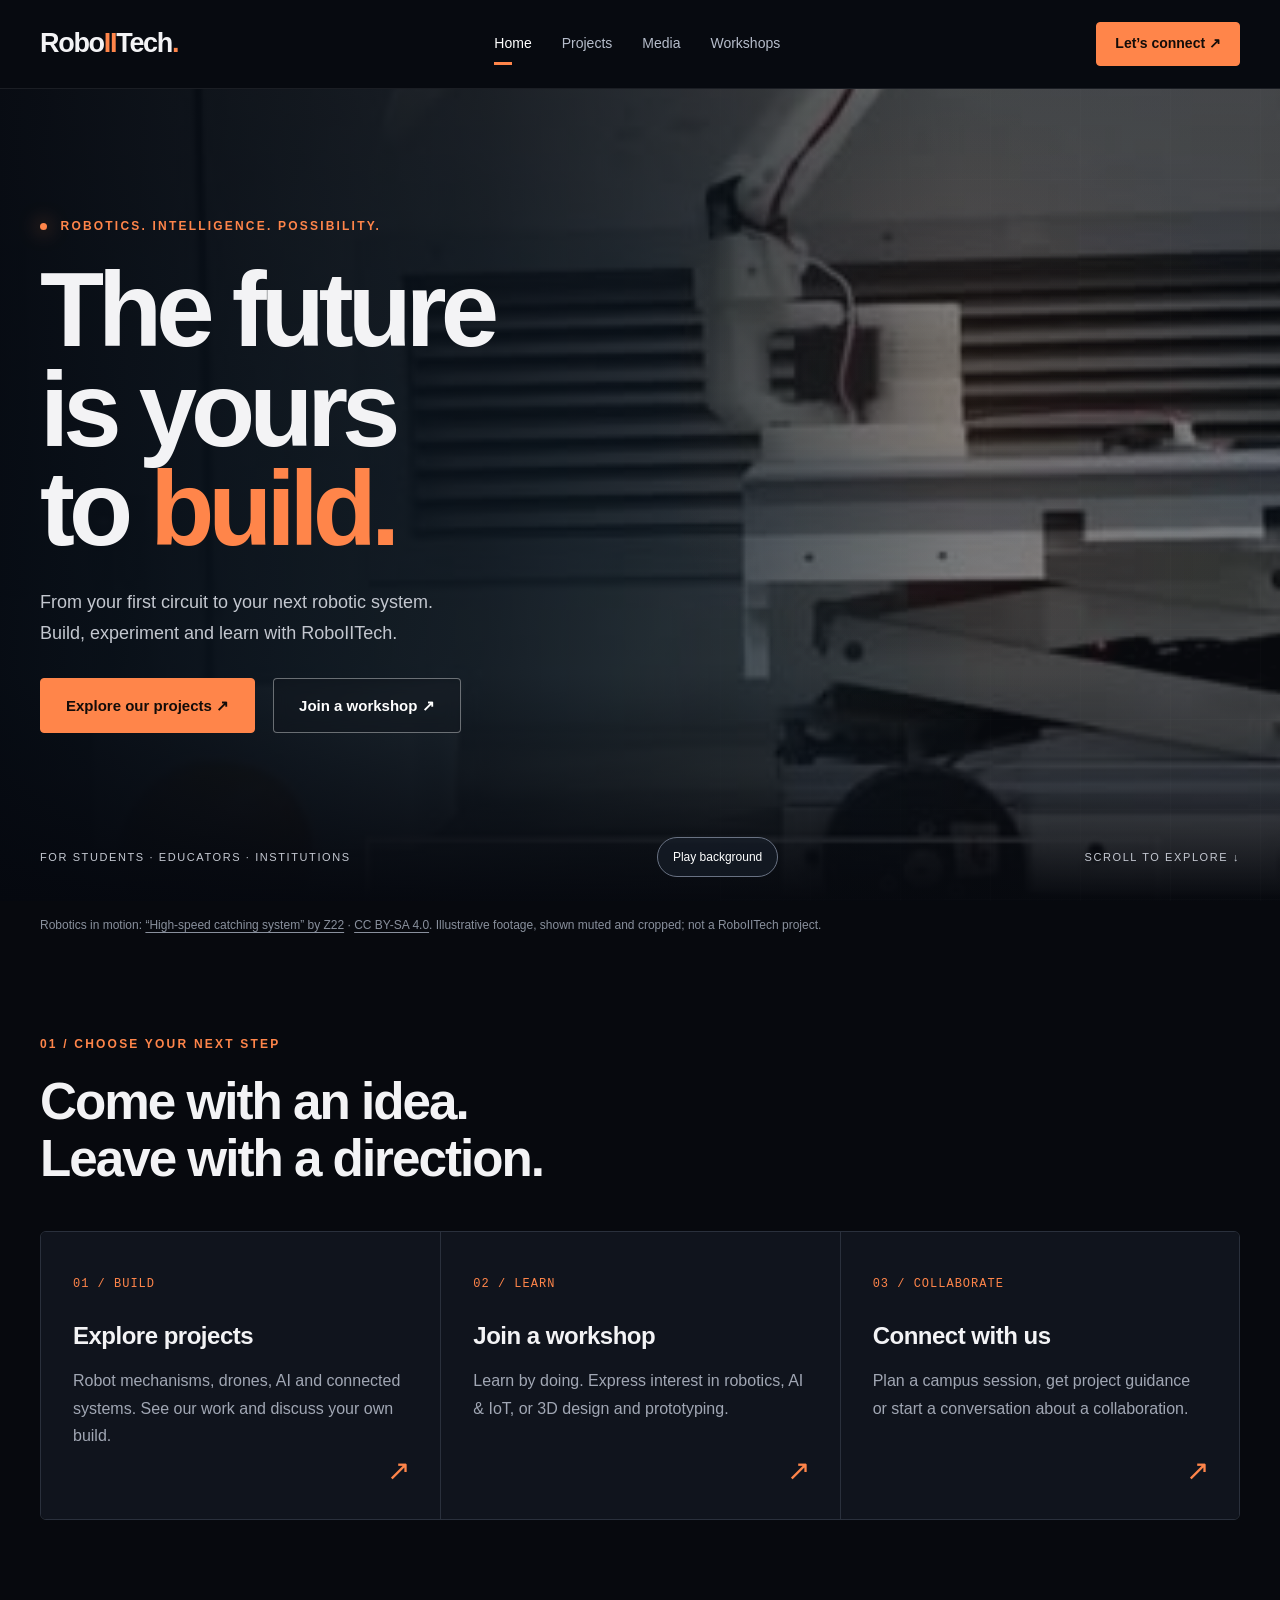
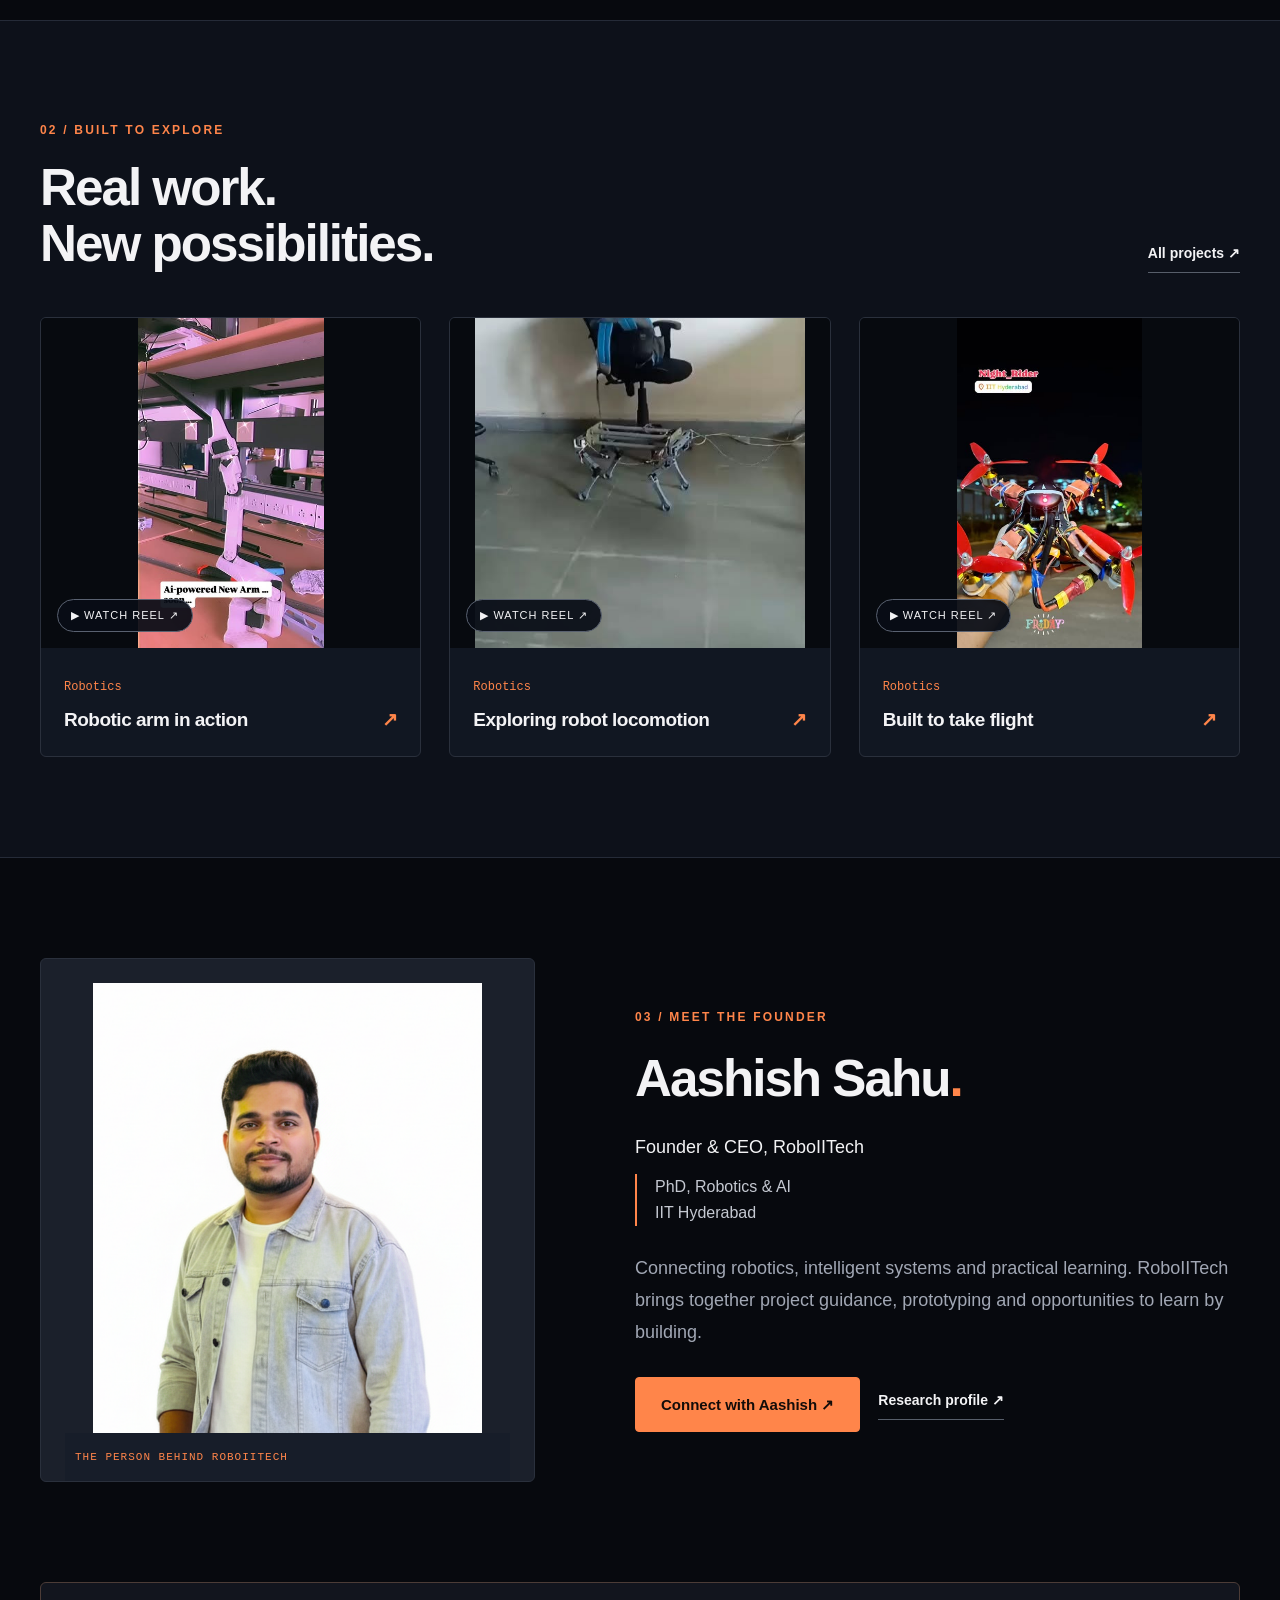
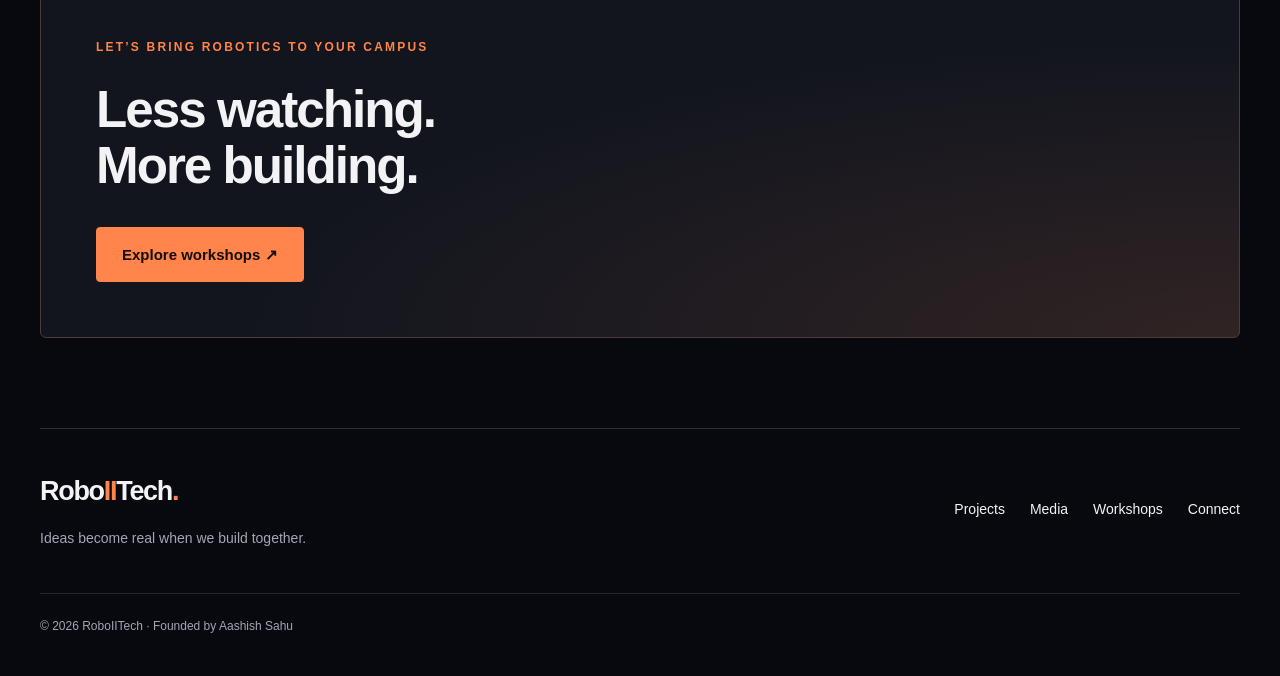
<file: roboiitech/index.html>
<!doctype html><html lang="en"><head><meta charset="utf-8"><meta name="viewport" content="width=device-width,initial-scale=1"><title>Build the next possibility | RoboIITech</title><meta name="description" content="Robotics, AI, IoT and hands-on learning with RoboIITech. Projects, workshops and collaborations led by founder Aashish Sahu."><meta name="theme-color" content="#07090e"><link rel="icon" href="assets/8824cb1278760caa.jpg"><link rel="stylesheet" href="styles.css"><script src="script.js" defer></script></head><body><a class="skip" href="#main">Skip to content</a><header><div class="wrap nav"><a class="brand" href="index.html">Robo<span>II</span>Tech<i>.</i></a><nav aria-label="Main navigation"><a href="index.html" aria-current="page">Home</a><a href="projects.html" >Projects</a><a href="media.html" >Media</a><a href="workshops.html" >Workshops</a></nav><a class="button compact" href="connect.html">Let’s connect ↗</a></div></header><main id="main">
<section class="hero" id="home"><div class="hero-film"><video id="hero-video" muted loop playsinline preload="metadata" poster="assets/6e183b1deec3e05b.jpg" aria-label="Robotic hand catching a ball"><source data-src="https://upload.wikimedia.org/wikipedia/commons/1/13/High-speed_catching_system.webm" type="video/webm"></video></div><div class="hero-shade"></div><div class="light" aria-hidden="true"></div><div class="grid-lines" aria-hidden="true"></div><div class="wrap hero-content"><p class="eyebrow"><span class="dot"></span> ROBOTICS. INTELLIGENCE. POSSIBILITY.</p><h1>The future<br>is yours<br>to <em>build.</em></h1><p>From your first circuit to your next robotic system.<br>Build, experiment and learn with RoboIITech.</p><div class="actions"><a class="button" href="projects.html">Explore our projects ↗</a><a class="button ghost" href="workshops.html">Join a workshop ↗</a></div></div><div class="wrap hero-bottom"><span>FOR STUDENTS · EDUCATORS · INSTITUTIONS</span><button id="motion-toggle" type="button" aria-pressed="false">Play background</button><a href="#explore" aria-label="Explore RoboIITech">SCROLL TO EXPLORE ↓</a></div></section>
<div class="video-credit wrap">Robotics in motion: <a href="https://commons.wikimedia.org/wiki/File:High-speed_catching_system.webm" target="_blank" rel="noopener noreferrer">“High-speed catching system” by Z22</a> · <a href="https://creativecommons.org/licenses/by-sa/4.0/" target="_blank" rel="noopener noreferrer">CC BY-SA 4.0</a>. Illustrative footage, shown muted and cropped; not a RoboIITech project.</div>
<section class="wrap section" id="explore"><div class="heading"><p class="eyebrow">01 / CHOOSE YOUR NEXT STEP</p><h2>Come with an idea.<br>Leave with a direction.</h2></div><div class="path-grid"><a class="path" href="projects.html"><span class="path-number">01 / BUILD</span><h3>Explore projects</h3><p>Robot mechanisms, drones, AI and connected systems. See our work and discuss your own build.</p><span class="arrow">↗</span></a><a class="path" href="workshops.html"><span class="path-number">02 / LEARN</span><h3>Join a workshop</h3><p>Learn by doing. Express interest in robotics, AI & IoT, or 3D design and prototyping.</p><span class="arrow">↗</span></a><a class="path" href="connect.html"><span class="path-number">03 / COLLABORATE</span><h3>Connect with us</h3><p>Plan a campus session, get project guidance or start a conversation about a collaboration.</p><span class="arrow">↗</span></a></div></section>
<section class="showcase section"><div class="wrap"><div class="heading split"><div><p class="eyebrow">02 / BUILT TO EXPLORE</p><h2>Real work.<br>New possibilities.</h2></div><a class="text-link" href="projects.html">All projects ↗</a></div><div class="cards"><article class="card" data-category="Robotics"><a href="https://www.instagram.com/roboiitech/reel/DUcoNG-gfI7/" target="_blank" rel="noopener noreferrer"><div class="media-frame"><img src="assets/4d9cef251be98092.jpg" alt="Robotic arm operating beside a workbench" loading="lazy" width="640" height="640"><span class="chip">▶ WATCH REEL ↗</span></div><div class="card-body"><span class="label">Robotics</span><h3>Robotic arm in action <span>↗</span></h3></div></a></article><article class="card" data-category="Robotics"><a href="https://www.instagram.com/roboiitech/reel/DFVE1kUOwpq/" target="_blank" rel="noopener noreferrer"><div class="media-frame"><img src="assets/e4d1774a8663f893.jpg" alt="Multi-legged robot prototype on the lab floor" loading="lazy" width="640" height="640"><span class="chip">▶ WATCH REEL ↗</span></div><div class="card-body"><span class="label">Robotics</span><h3>Exploring robot locomotion <span>↗</span></h3></div></a></article><article class="card" data-category="Robotics"><a href="https://www.instagram.com/roboiitech/reel/C6or8PAtu-g/" target="_blank" rel="noopener noreferrer"><div class="media-frame"><img src="assets/25ecf17d444098ea.jpg" alt="Colourful multirotor drone prototype" loading="lazy" width="640" height="640"><span class="chip">▶ WATCH REEL ↗</span></div><div class="card-body"><span class="label">Robotics</span><h3>Built to take flight <span>↗</span></h3></div></a></article></div></div></section>
<section class="wrap section founder"><div class="founder-photo"><img src="https://aashish110.github.io/assets/aashish-sahu.png" alt="Aashish Sahu, founder and CEO of RoboIITech" loading="lazy" width="577" height="668"><span>THE PERSON BEHIND ROBOIITECH</span></div><div><p class="eyebrow">03 / MEET THE FOUNDER</p><h2>Aashish Sahu<span class="accent">.</span></h2><p class="founder-role">Founder &amp; CEO, RoboIITech</p><p class="credentials">PhD, Robotics &amp; AI<br>IIT Hyderabad</p><p class="lead">Connecting robotics, intelligent systems and practical learning. RoboIITech brings together project guidance, prototyping and opportunities to learn by building.</p><div class="actions"><a class="button" href="connect.html?intent=collaboration">Connect with Aashish ↗</a><a class="text-link" href="https://aashish110.github.io/" target="_blank" rel="noopener noreferrer">Research profile ↗</a></div></div></section>
<section class="wrap banner"><p class="eyebrow">LET’S BRING ROBOTICS TO YOUR CAMPUS</p><h2>Less watching.<br>More building.</h2><a class="button" href="workshops.html">Explore workshops ↗</a></section></main><footer class="wrap"><div><a class="brand" href="index.html">Robo<span>II</span>Tech<i>.</i></a><p>Ideas become real when we build together.</p></div><div class="footer-links"><a href="projects.html">Projects</a><a href="media.html">Media</a><a href="workshops.html">Workshops</a><a href="connect.html">Connect</a></div><p class="legal">© 2026 RoboIITech · Founded by Aashish Sahu</p></footer></body></html>
</file>
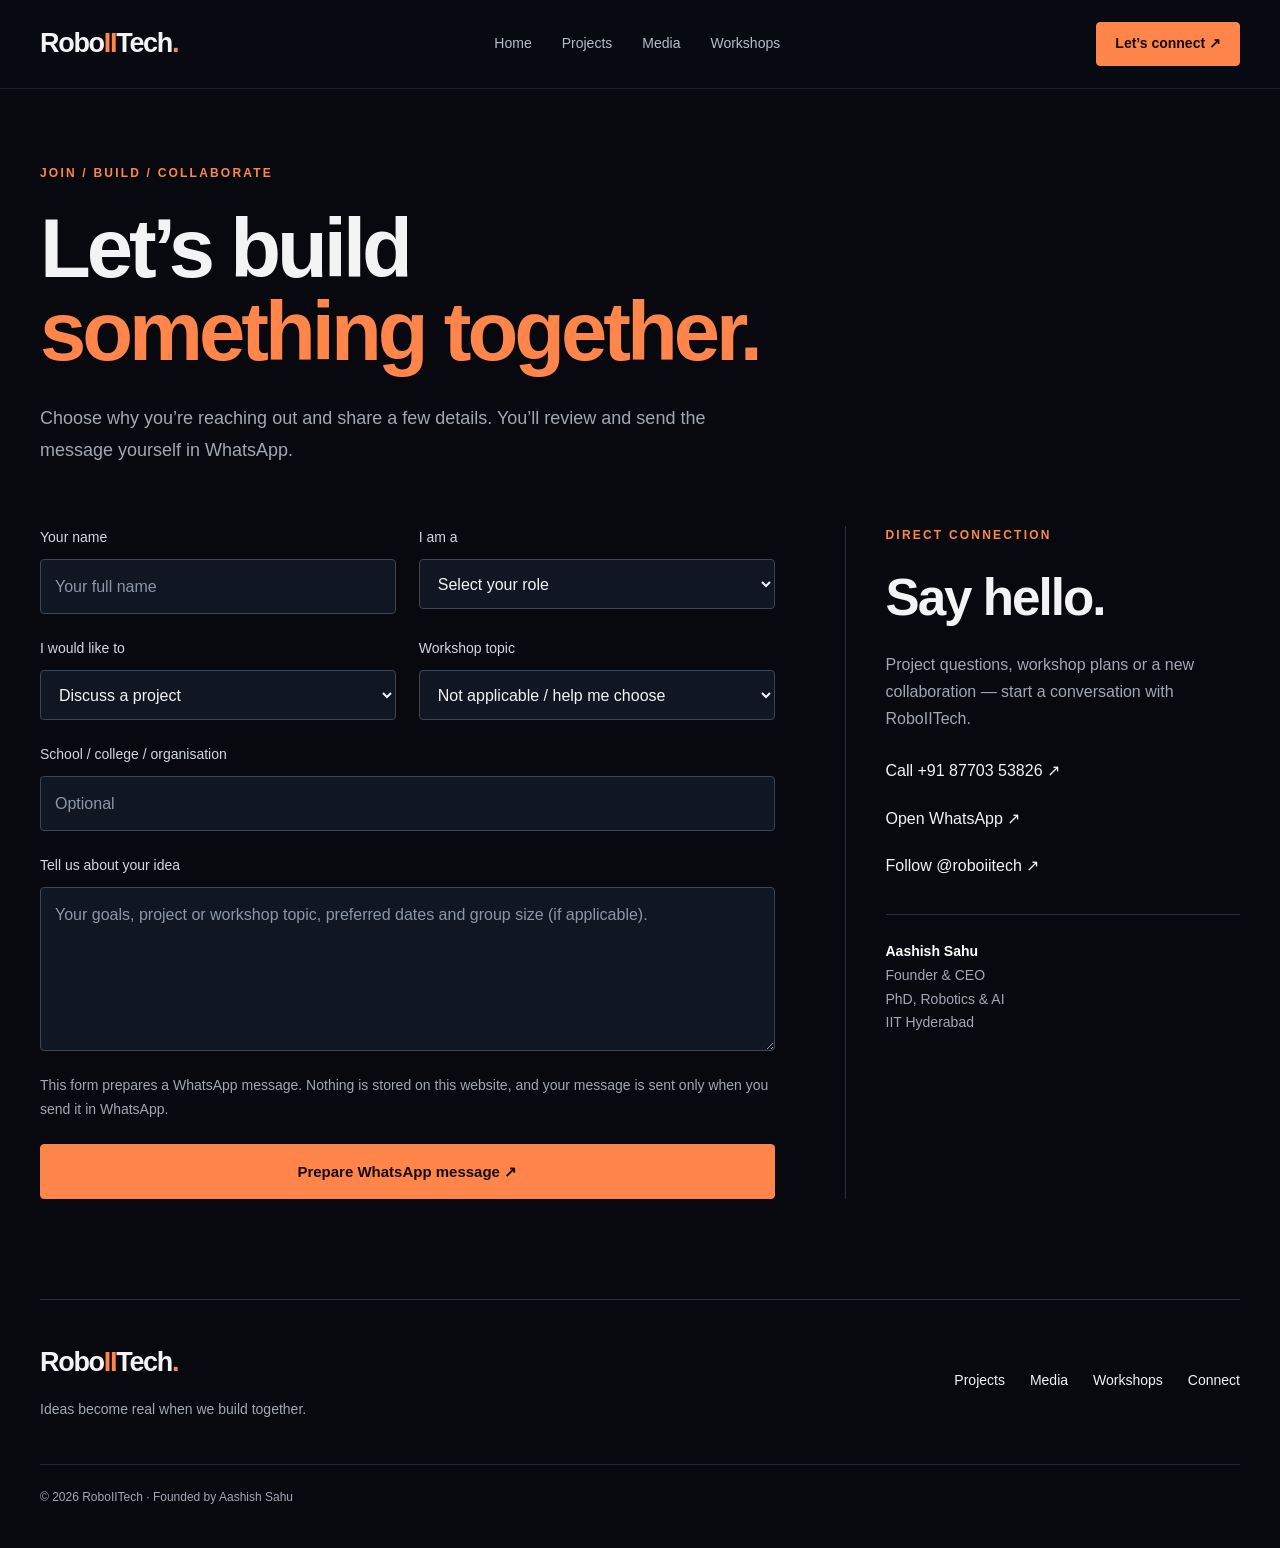
<file: roboiitech/connect.html>
<!doctype html><html lang="en"><head><meta charset="utf-8"><meta name="viewport" content="width=device-width,initial-scale=1"><title>Connect | RoboIITech</title><meta name="description" content="Robotics, AI, IoT and hands-on learning with RoboIITech. Projects, workshops and collaborations led by founder Aashish Sahu."><meta name="theme-color" content="#07090e"><link rel="icon" href="assets/8824cb1278760caa.jpg"><link rel="stylesheet" href="styles.css"><script src="script.js" defer></script></head><body><a class="skip" href="#main">Skip to content</a><header><div class="wrap nav"><a class="brand" href="index.html">Robo<span>II</span>Tech<i>.</i></a><nav aria-label="Main navigation"><a href="index.html" >Home</a><a href="projects.html" >Projects</a><a href="media.html" >Media</a><a href="workshops.html" >Workshops</a></nav><a class="button compact" href="connect.html">Let’s connect ↗</a></div></header><main id="main"><section class="wrap pagehead"><p class="eyebrow">JOIN / BUILD / COLLABORATE</p><h1>Let’s build<br><em>something together.</em></h1><p class="lead">Choose why you’re reaching out and share a few details. You’ll review and send the message yourself in WhatsApp.</p></section><section class="wrap section tight connect-grid"><form id="enquiry"><label>Your name<input name="name" autocomplete="name" required maxlength="100" placeholder="Your full name"></label><label>I am a<select name="audience" required><option value="">Select your role</option><option>College student</option><option>College professor</option><option>School student / parent</option><option>School coordinator</option><option>Collaborator</option></select></label><label>I would like to<select name="intent" required><option value="project">Discuss a project</option><option value="workshop">Register workshop interest</option><option value="campus">Host a campus workshop</option><option value="collaboration">Explore a collaboration</option><option value="printing">Request 3D printing</option></select></label><label>Workshop topic<select name="topic"><option value="">Not applicable / help me choose</option><option value="robotics">Robotics foundations</option><option value="ai-iot">AI &amp; connected devices</option><option value="prototyping">3D design &amp; prototyping</option></select></label><label class="full">School / college / organisation<input name="organisation" maxlength="160" placeholder="Optional"></label><label class="full">Tell us about your idea<textarea name="message" required maxlength="1800" rows="5" placeholder="Your goals, project or workshop topic, preferred dates and group size (if applicable)."></textarea></label><p class="note full">This form prepares a WhatsApp message. Nothing is stored on this website, and your message is sent only when you send it in WhatsApp.</p><button class="button full" type="submit">Prepare WhatsApp message ↗</button></form><aside><p class="eyebrow">DIRECT CONNECTION</p><h2>Say hello.</h2><p>Project questions, workshop plans or a new collaboration — start a conversation with RoboIITech.</p><a href="tel:+918770353826">Call +91 87703 53826 ↗</a><a href="https://wa.me/918770353826" target="_blank" rel="noopener noreferrer">Open WhatsApp ↗</a><a href="https://www.instagram.com/roboiitech/" target="_blank" rel="noopener noreferrer">Follow @roboiitech ↗</a><div class="aside-founder"><strong>Aashish Sahu</strong><br>Founder &amp; CEO<br>PhD, Robotics &amp; AI<br>IIT Hyderabad</div></aside></section></main><footer class="wrap"><div><a class="brand" href="index.html">Robo<span>II</span>Tech<i>.</i></a><p>Ideas become real when we build together.</p></div><div class="footer-links"><a href="projects.html">Projects</a><a href="media.html">Media</a><a href="workshops.html">Workshops</a><a href="connect.html">Connect</a></div><p class="legal">© 2026 RoboIITech · Founded by Aashish Sahu</p></footer></body></html>
</file>
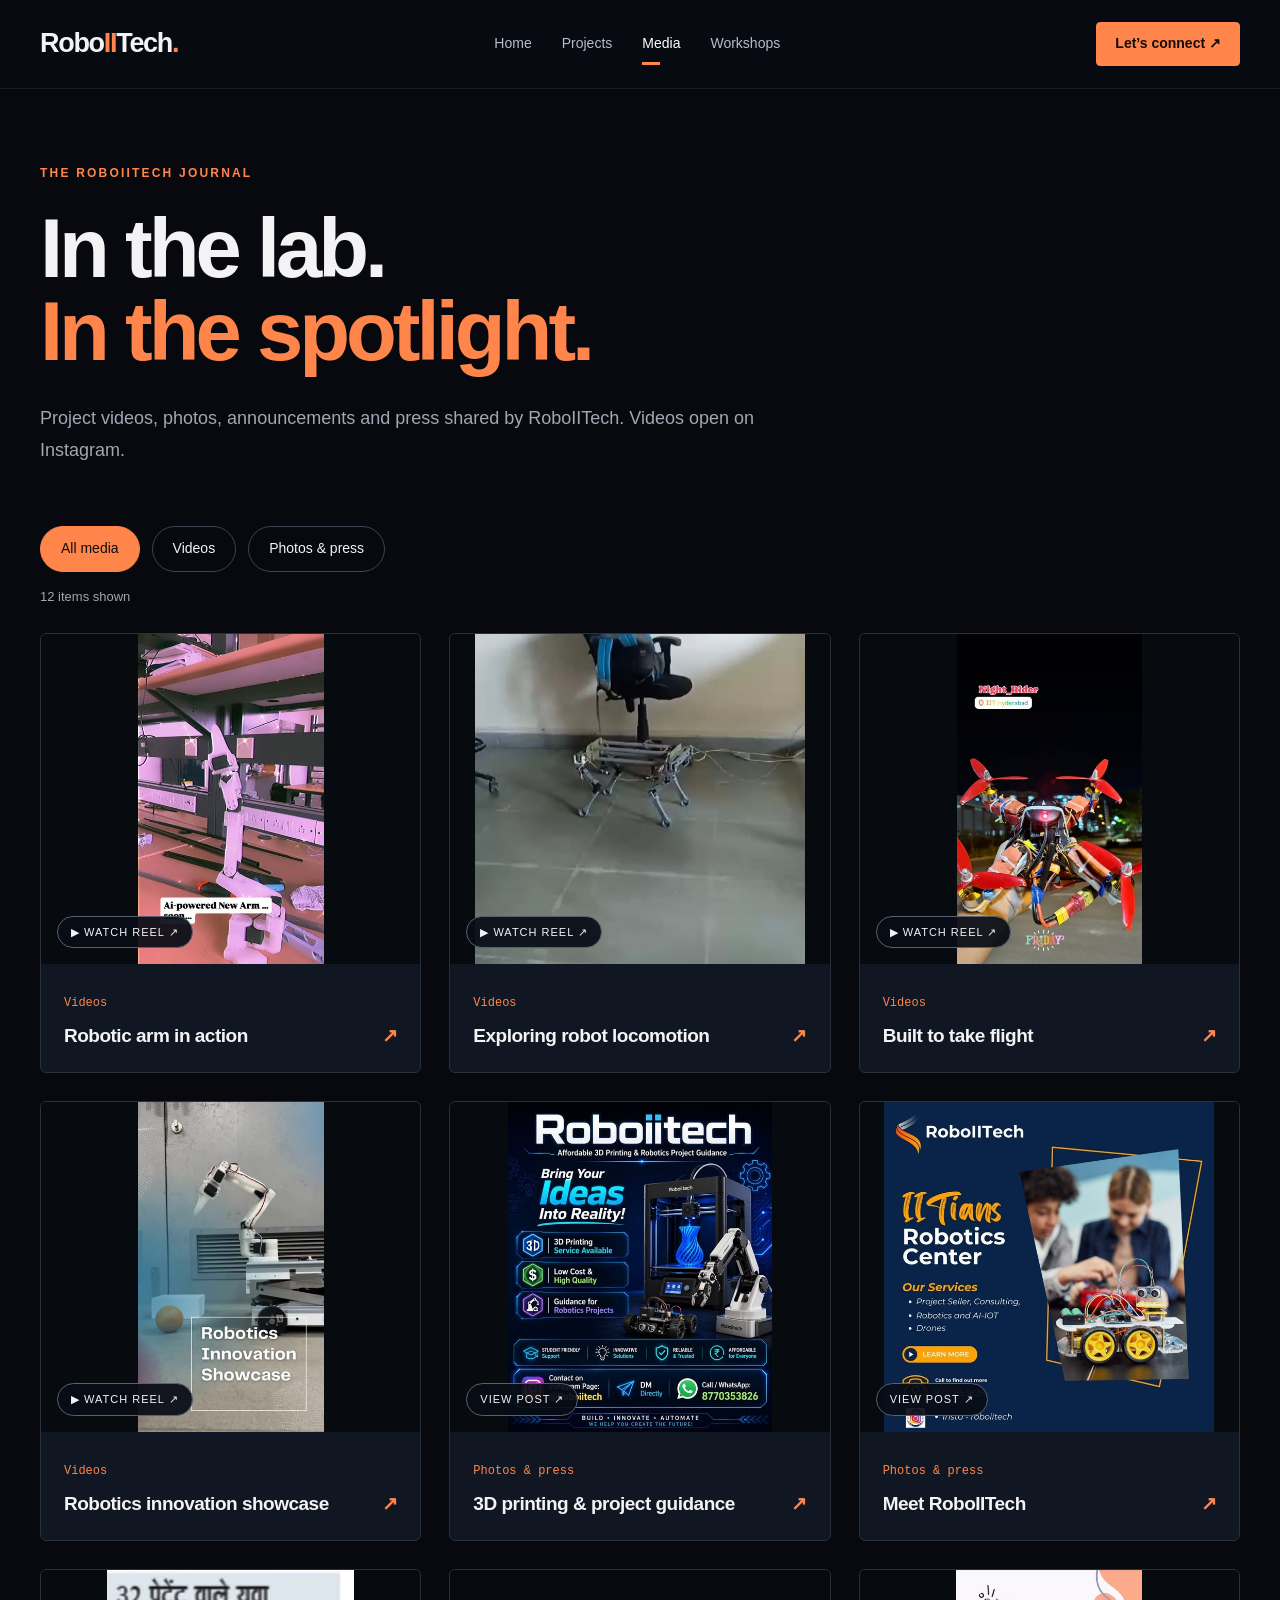
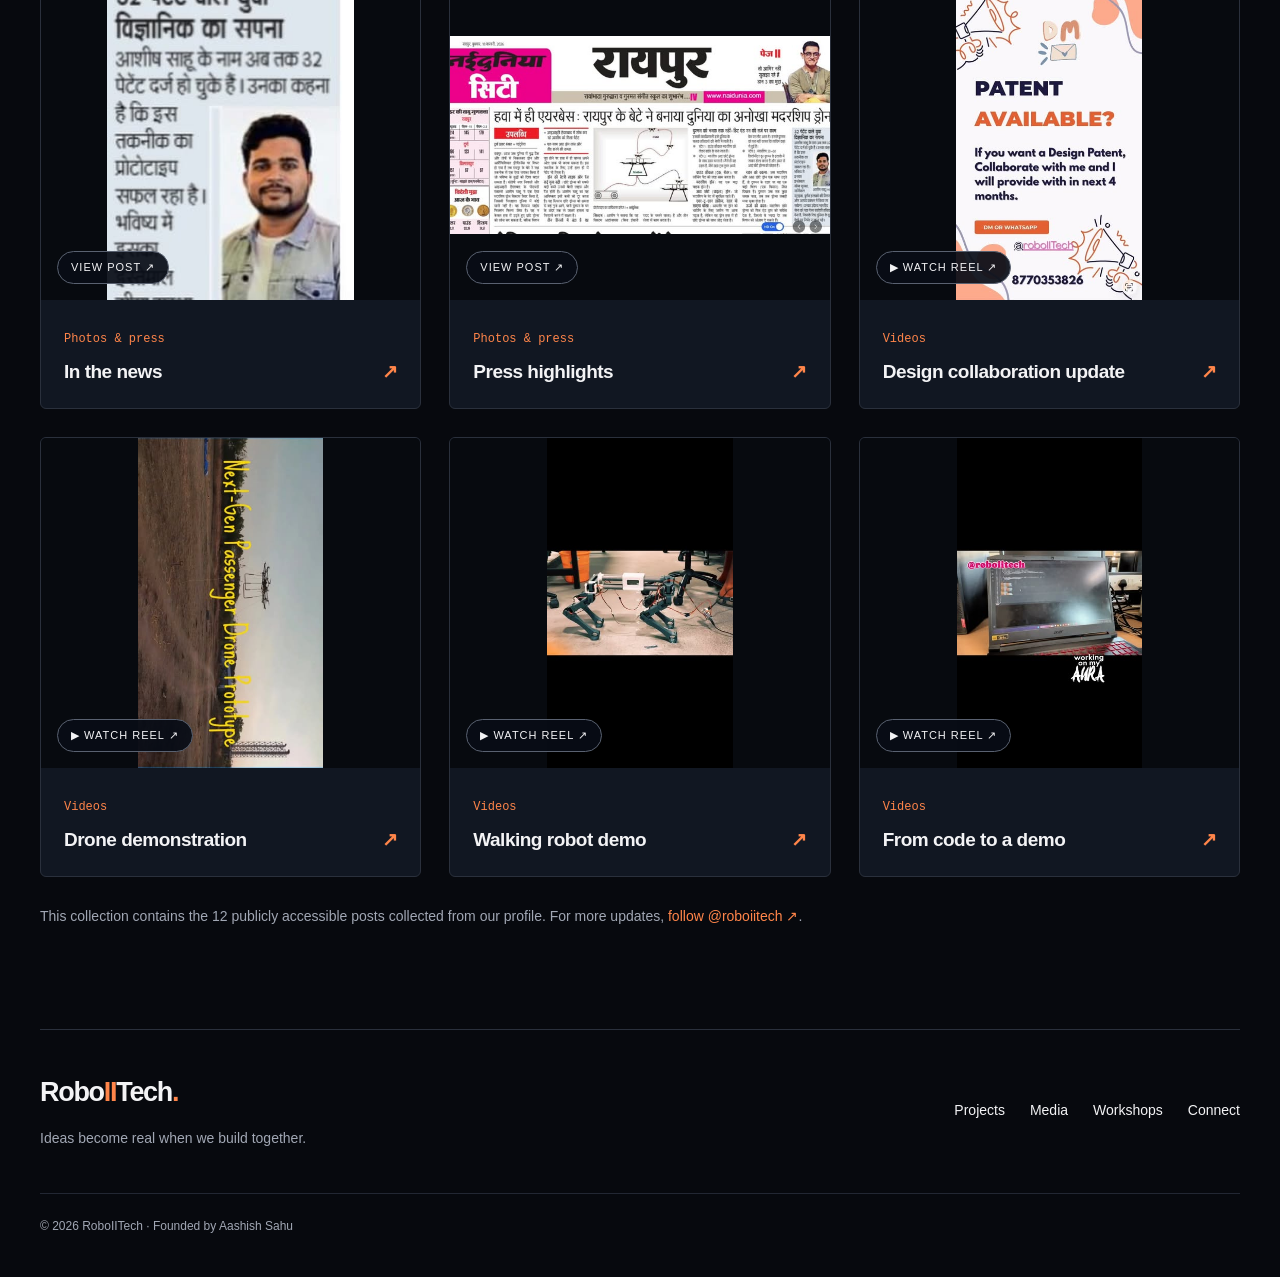
<file: roboiitech/media.html>
<!doctype html><html lang="en"><head><meta charset="utf-8"><meta name="viewport" content="width=device-width,initial-scale=1"><title>Media | RoboIITech</title><meta name="description" content="Robotics, AI, IoT and hands-on learning with RoboIITech. Projects, workshops and collaborations led by founder Aashish Sahu."><meta name="theme-color" content="#07090e"><link rel="icon" href="assets/8824cb1278760caa.jpg"><link rel="stylesheet" href="styles.css"><script src="script.js" defer></script></head><body><a class="skip" href="#main">Skip to content</a><header><div class="wrap nav"><a class="brand" href="index.html">Robo<span>II</span>Tech<i>.</i></a><nav aria-label="Main navigation"><a href="index.html" >Home</a><a href="projects.html" >Projects</a><a href="media.html" aria-current="page">Media</a><a href="workshops.html" >Workshops</a></nav><a class="button compact" href="connect.html">Let’s connect ↗</a></div></header><main id="main"><section class="wrap pagehead"><p class="eyebrow">THE ROBOIITECH JOURNAL</p><h1>In the lab.<br><em>In the spotlight.</em></h1><p class="lead">Project videos, photos, announcements and press shared by RoboIITech. Videos open on Instagram.</p></section><section class="wrap section tight"><div class="filters" aria-label="Filter media"><button aria-pressed="true" data-filter="All">All media</button><button aria-pressed="false" data-filter="Videos">Videos</button><button aria-pressed="false" data-filter="Photos & press">Photos &amp; press</button></div><p class="result-count" role="status" aria-live="polite"></p><div class="cards"><article class="card" data-category="Videos"><a href="https://www.instagram.com/roboiitech/reel/DUcoNG-gfI7/" target="_blank" rel="noopener noreferrer"><div class="media-frame"><img src="assets/4d9cef251be98092.jpg" alt="Robotic arm operating beside a workbench" loading="lazy" width="640" height="640"><span class="chip">▶ WATCH REEL ↗</span></div><div class="card-body"><span class="label">Videos</span><h3>Robotic arm in action <span>↗</span></h3></div></a></article><article class="card" data-category="Videos"><a href="https://www.instagram.com/roboiitech/reel/DFVE1kUOwpq/" target="_blank" rel="noopener noreferrer"><div class="media-frame"><img src="assets/e4d1774a8663f893.jpg" alt="Multi-legged robot prototype on the lab floor" loading="lazy" width="640" height="640"><span class="chip">▶ WATCH REEL ↗</span></div><div class="card-body"><span class="label">Videos</span><h3>Exploring robot locomotion <span>↗</span></h3></div></a></article><article class="card" data-category="Videos"><a href="https://www.instagram.com/roboiitech/reel/C6or8PAtu-g/" target="_blank" rel="noopener noreferrer"><div class="media-frame"><img src="assets/25ecf17d444098ea.jpg" alt="Colourful multirotor drone prototype" loading="lazy" width="640" height="640"><span class="chip">▶ WATCH REEL ↗</span></div><div class="card-body"><span class="label">Videos</span><h3>Built to take flight <span>↗</span></h3></div></a></article><article class="card" data-category="Videos"><a href="https://www.instagram.com/roboiitech/reel/DXMbl0aBbjn/" target="_blank" rel="noopener noreferrer"><div class="media-frame"><img src="assets/6e183b1deec3e05b.jpg" alt="Robotics innovation showcase" loading="lazy" width="640" height="640"><span class="chip">▶ WATCH REEL ↗</span></div><div class="card-body"><span class="label">Videos</span><h3>Robotics innovation showcase <span>↗</span></h3></div></a></article><article class="card" data-category="Photos & press"><a href="https://www.instagram.com/roboiitech/p/DXe5M9vgZiV/" target="_blank" rel="noopener noreferrer"><div class="media-frame"><img src="assets/7c055ce986b50c5c.jpg" alt="RoboIITech poster for 3D printing and robotics guidance" loading="lazy" width="640" height="640"><span class="chip">VIEW POST ↗</span></div><div class="card-body"><span class="label">Photos & press</span><h3>3D printing &amp; project guidance <span>↗</span></h3></div></a></article><article class="card" data-category="Photos & press"><a href="https://www.instagram.com/roboiitech/p/C4sN_vko51l/" target="_blank" rel="noopener noreferrer"><div class="media-frame"><img src="assets/e53f32942bccdb78.jpg" alt="RoboIITech robotics centre introduction poster" loading="lazy" width="640" height="640"><span class="chip">VIEW POST ↗</span></div><div class="card-body"><span class="label">Photos & press</span><h3>Meet RoboIITech <span>↗</span></h3></div></a></article><article class="card" data-category="Photos & press"><a href="https://www.instagram.com/roboiitech/p/DVAPQYAgQmt/" target="_blank" rel="noopener noreferrer"><div class="media-frame"><img src="assets/c06c85c9a021911a.jpg" alt="Newspaper clipping shared by RoboIITech" loading="lazy" width="640" height="640"><span class="chip">VIEW POST ↗</span></div><div class="card-body"><span class="label">Photos & press</span><h3>In the news <span>↗</span></h3></div></a></article><article class="card" data-category="Photos & press"><a href="https://www.instagram.com/roboiitech/p/DVAPHuIgV5S/" target="_blank" rel="noopener noreferrer"><div class="media-frame"><img src="assets/2fea44e7919f7813.jpg" alt="Hindi newspaper article shared on the RoboIITech page" loading="lazy" width="640" height="640"><span class="chip">VIEW POST ↗</span></div><div class="card-body"><span class="label">Photos & press</span><h3>Press highlights <span>↗</span></h3></div></a></article><article class="card" data-category="Videos"><a href="https://www.instagram.com/roboiitech/reel/DReeGMLAYZf/" target="_blank" rel="noopener noreferrer"><div class="media-frame"><img src="assets/3126b68fe47279ca.jpg" alt="Design patent collaboration announcement" loading="lazy" width="640" height="640"><span class="chip">▶ WATCH REEL ↗</span></div><div class="card-body"><span class="label">Videos</span><h3>Design collaboration update <span>↗</span></h3></div></a></article><article class="card" data-category="Videos"><a href="https://www.instagram.com/roboiitech/reel/DO8btirDtgO/" target="_blank" rel="noopener noreferrer"><div class="media-frame"><img src="assets/16a798472057c972.jpg" alt="Outdoor drone demonstration preview" loading="lazy" width="640" height="640"><span class="chip">▶ WATCH REEL ↗</span></div><div class="card-body"><span class="label">Videos</span><h3>Drone demonstration <span>↗</span></h3></div></a></article><article class="card" data-category="Videos"><a href="https://www.instagram.com/roboiitech/reel/DCt2ZuSNxAS/" target="_blank" rel="noopener noreferrer"><div class="media-frame"><img src="assets/d60b680d405a96cc.jpg" alt="Legged robot demonstration preview" loading="lazy" width="640" height="640"><span class="chip">▶ WATCH REEL ↗</span></div><div class="card-body"><span class="label">Videos</span><h3>Walking robot demo <span>↗</span></h3></div></a></article><article class="card" data-category="Videos"><a href="https://www.instagram.com/roboiitech/reel/C6tvNTytvzl/" target="_blank" rel="noopener noreferrer"><div class="media-frame"><img src="assets/2a04340fac6a5b76.jpg" alt="Laptop with a project demonstration" loading="lazy" width="640" height="640"><span class="chip">▶ WATCH REEL ↗</span></div><div class="card-body"><span class="label">Videos</span><h3>From code to a demo <span>↗</span></h3></div></a></article></div><p class="note">This collection contains the 12 publicly accessible posts collected from our profile. For more updates, <a href="https://www.instagram.com/roboiitech/" target="_blank" rel="noopener noreferrer">follow @roboiitech ↗</a>.</p></section></main><footer class="wrap"><div><a class="brand" href="index.html">Robo<span>II</span>Tech<i>.</i></a><p>Ideas become real when we build together.</p></div><div class="footer-links"><a href="projects.html">Projects</a><a href="media.html">Media</a><a href="workshops.html">Workshops</a><a href="connect.html">Connect</a></div><p class="legal">© 2026 RoboIITech · Founded by Aashish Sahu</p></footer></body></html>
</file>
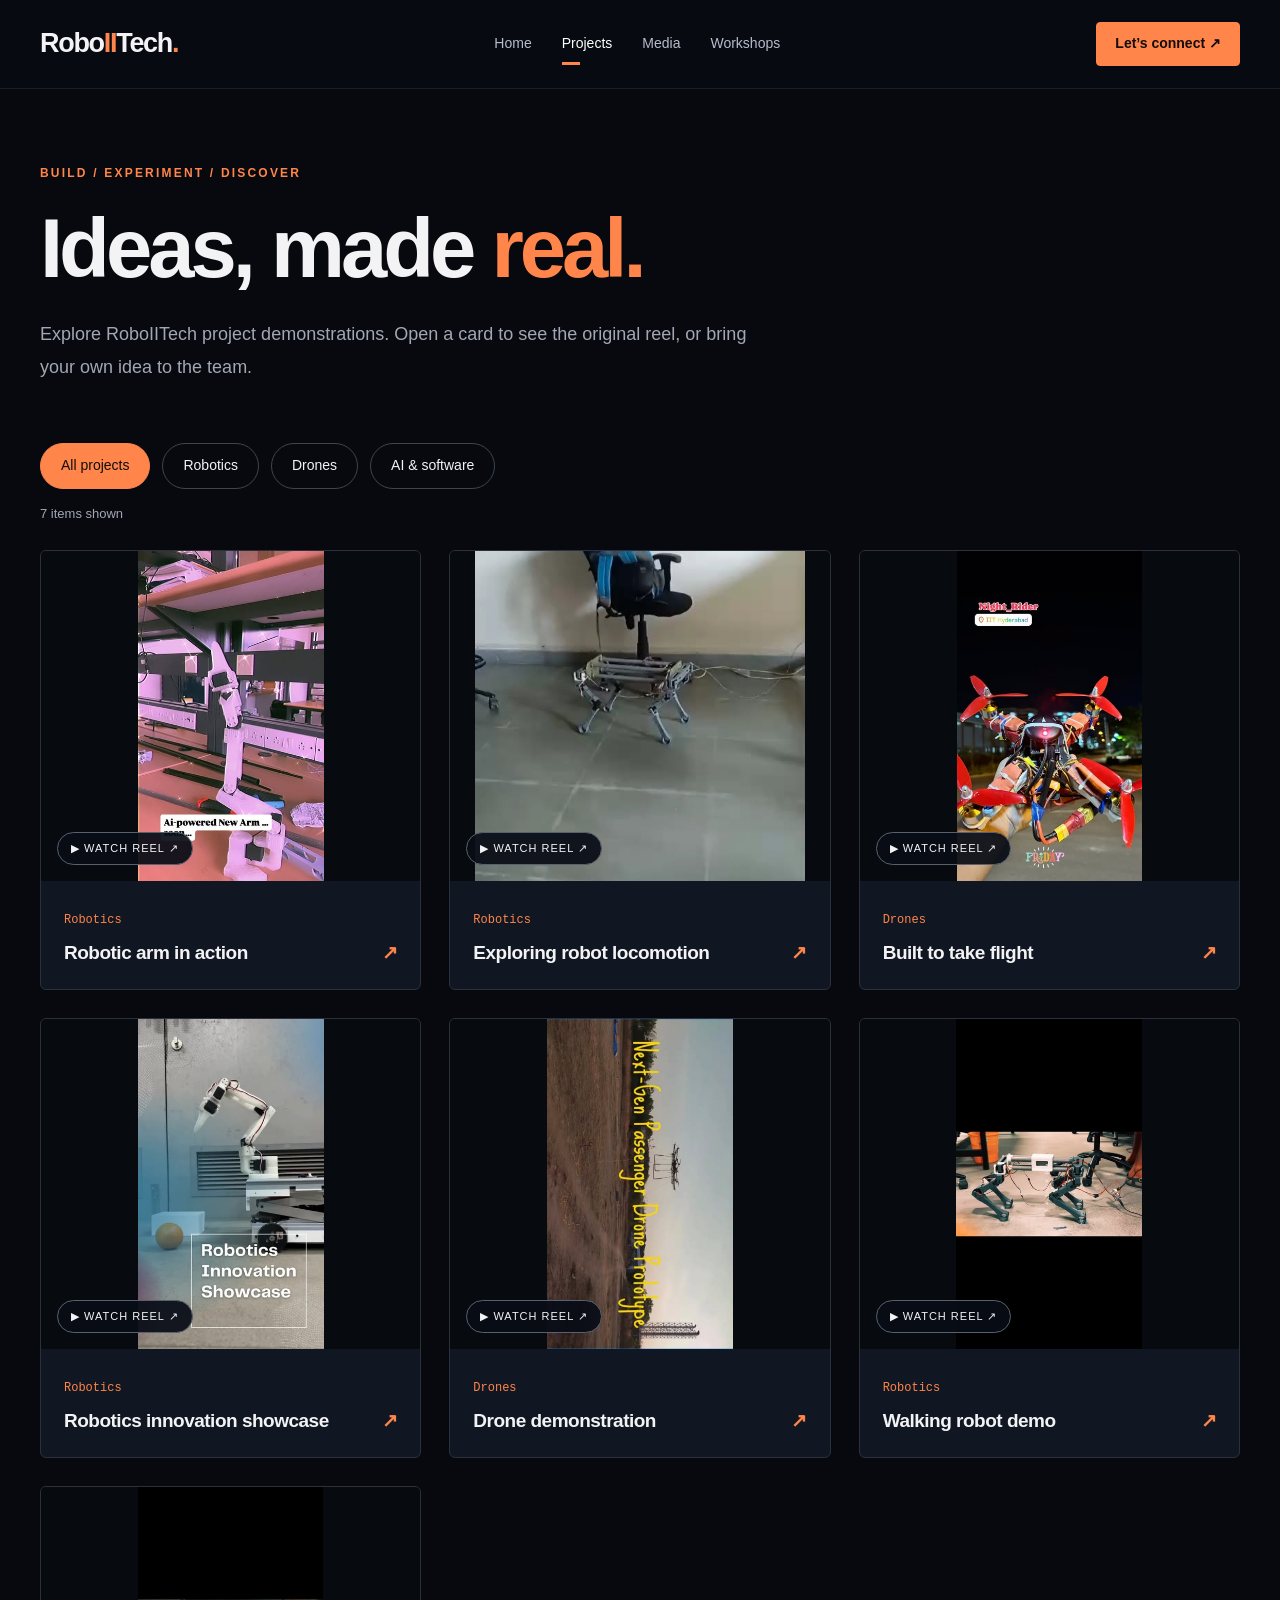
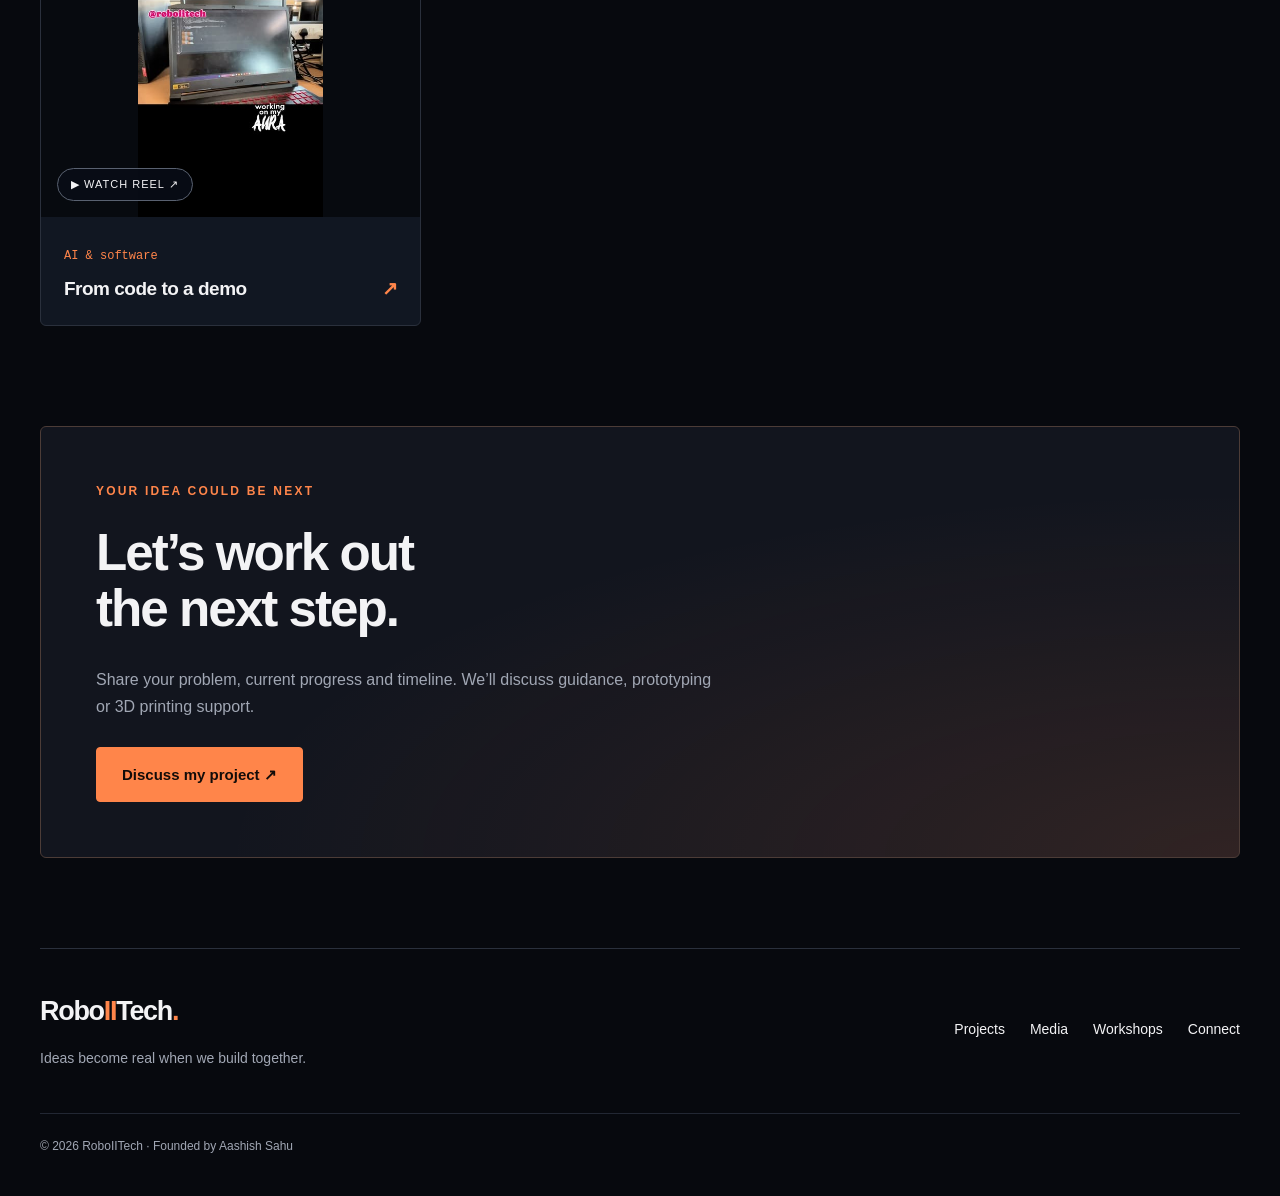
<file: roboiitech/projects.html>
<!doctype html><html lang="en"><head><meta charset="utf-8"><meta name="viewport" content="width=device-width,initial-scale=1"><title>Projects | RoboIITech</title><meta name="description" content="Robotics, AI, IoT and hands-on learning with RoboIITech. Projects, workshops and collaborations led by founder Aashish Sahu."><meta name="theme-color" content="#07090e"><link rel="icon" href="assets/8824cb1278760caa.jpg"><link rel="stylesheet" href="styles.css"><script src="script.js" defer></script></head><body><a class="skip" href="#main">Skip to content</a><header><div class="wrap nav"><a class="brand" href="index.html">Robo<span>II</span>Tech<i>.</i></a><nav aria-label="Main navigation"><a href="index.html" >Home</a><a href="projects.html" aria-current="page">Projects</a><a href="media.html" >Media</a><a href="workshops.html" >Workshops</a></nav><a class="button compact" href="connect.html">Let’s connect ↗</a></div></header><main id="main"><section class="wrap pagehead"><p class="eyebrow">BUILD / EXPERIMENT / DISCOVER</p><h1>Ideas, made <em>real.</em></h1><p class="lead">Explore RoboIITech project demonstrations. Open a card to see the original reel, or bring your own idea to the team.</p></section><section class="wrap section tight"><div class="filters" aria-label="Filter projects"><button aria-pressed="true" data-filter="All">All projects</button><button aria-pressed="false" data-filter="Robotics">Robotics</button><button aria-pressed="false" data-filter="Drones">Drones</button><button aria-pressed="false" data-filter="AI & software">AI &amp; software</button></div><p class="result-count" role="status" aria-live="polite"></p><div class="cards"><article class="card" data-category="Robotics"><a href="https://www.instagram.com/roboiitech/reel/DUcoNG-gfI7/" target="_blank" rel="noopener noreferrer"><div class="media-frame"><img src="assets/4d9cef251be98092.jpg" alt="Robotic arm operating beside a workbench" loading="lazy" width="640" height="640"><span class="chip">▶ WATCH REEL ↗</span></div><div class="card-body"><span class="label">Robotics</span><h3>Robotic arm in action <span>↗</span></h3></div></a></article><article class="card" data-category="Robotics"><a href="https://www.instagram.com/roboiitech/reel/DFVE1kUOwpq/" target="_blank" rel="noopener noreferrer"><div class="media-frame"><img src="assets/e4d1774a8663f893.jpg" alt="Multi-legged robot prototype on the lab floor" loading="lazy" width="640" height="640"><span class="chip">▶ WATCH REEL ↗</span></div><div class="card-body"><span class="label">Robotics</span><h3>Exploring robot locomotion <span>↗</span></h3></div></a></article><article class="card" data-category="Drones"><a href="https://www.instagram.com/roboiitech/reel/C6or8PAtu-g/" target="_blank" rel="noopener noreferrer"><div class="media-frame"><img src="assets/25ecf17d444098ea.jpg" alt="Colourful multirotor drone prototype" loading="lazy" width="640" height="640"><span class="chip">▶ WATCH REEL ↗</span></div><div class="card-body"><span class="label">Drones</span><h3>Built to take flight <span>↗</span></h3></div></a></article><article class="card" data-category="Robotics"><a href="https://www.instagram.com/roboiitech/reel/DXMbl0aBbjn/" target="_blank" rel="noopener noreferrer"><div class="media-frame"><img src="assets/6e183b1deec3e05b.jpg" alt="Robotics innovation showcase" loading="lazy" width="640" height="640"><span class="chip">▶ WATCH REEL ↗</span></div><div class="card-body"><span class="label">Robotics</span><h3>Robotics innovation showcase <span>↗</span></h3></div></a></article><article class="card" data-category="Drones"><a href="https://www.instagram.com/roboiitech/reel/DO8btirDtgO/" target="_blank" rel="noopener noreferrer"><div class="media-frame"><img src="assets/16a798472057c972.jpg" alt="Outdoor drone demonstration preview" loading="lazy" width="640" height="640"><span class="chip">▶ WATCH REEL ↗</span></div><div class="card-body"><span class="label">Drones</span><h3>Drone demonstration <span>↗</span></h3></div></a></article><article class="card" data-category="Robotics"><a href="https://www.instagram.com/roboiitech/reel/DCt2ZuSNxAS/" target="_blank" rel="noopener noreferrer"><div class="media-frame"><img src="assets/d60b680d405a96cc.jpg" alt="Legged robot demonstration preview" loading="lazy" width="640" height="640"><span class="chip">▶ WATCH REEL ↗</span></div><div class="card-body"><span class="label">Robotics</span><h3>Walking robot demo <span>↗</span></h3></div></a></article><article class="card" data-category="AI & software"><a href="https://www.instagram.com/roboiitech/reel/C6tvNTytvzl/" target="_blank" rel="noopener noreferrer"><div class="media-frame"><img src="assets/2a04340fac6a5b76.jpg" alt="Laptop with a project demonstration" loading="lazy" width="640" height="640"><span class="chip">▶ WATCH REEL ↗</span></div><div class="card-body"><span class="label">AI & software</span><h3>From code to a demo <span>↗</span></h3></div></a></article></div></section><section class="wrap banner"><p class="eyebrow">YOUR IDEA COULD BE NEXT</p><h2>Let’s work out<br>the next step.</h2><p>Share your problem, current progress and timeline. We’ll discuss guidance, prototyping or 3D printing support.</p><a class="button" href="connect.html?intent=project">Discuss my project ↗</a></section></main><footer class="wrap"><div><a class="brand" href="index.html">Robo<span>II</span>Tech<i>.</i></a><p>Ideas become real when we build together.</p></div><div class="footer-links"><a href="projects.html">Projects</a><a href="media.html">Media</a><a href="workshops.html">Workshops</a><a href="connect.html">Connect</a></div><p class="legal">© 2026 RoboIITech · Founded by Aashish Sahu</p></footer></body></html>
</file>
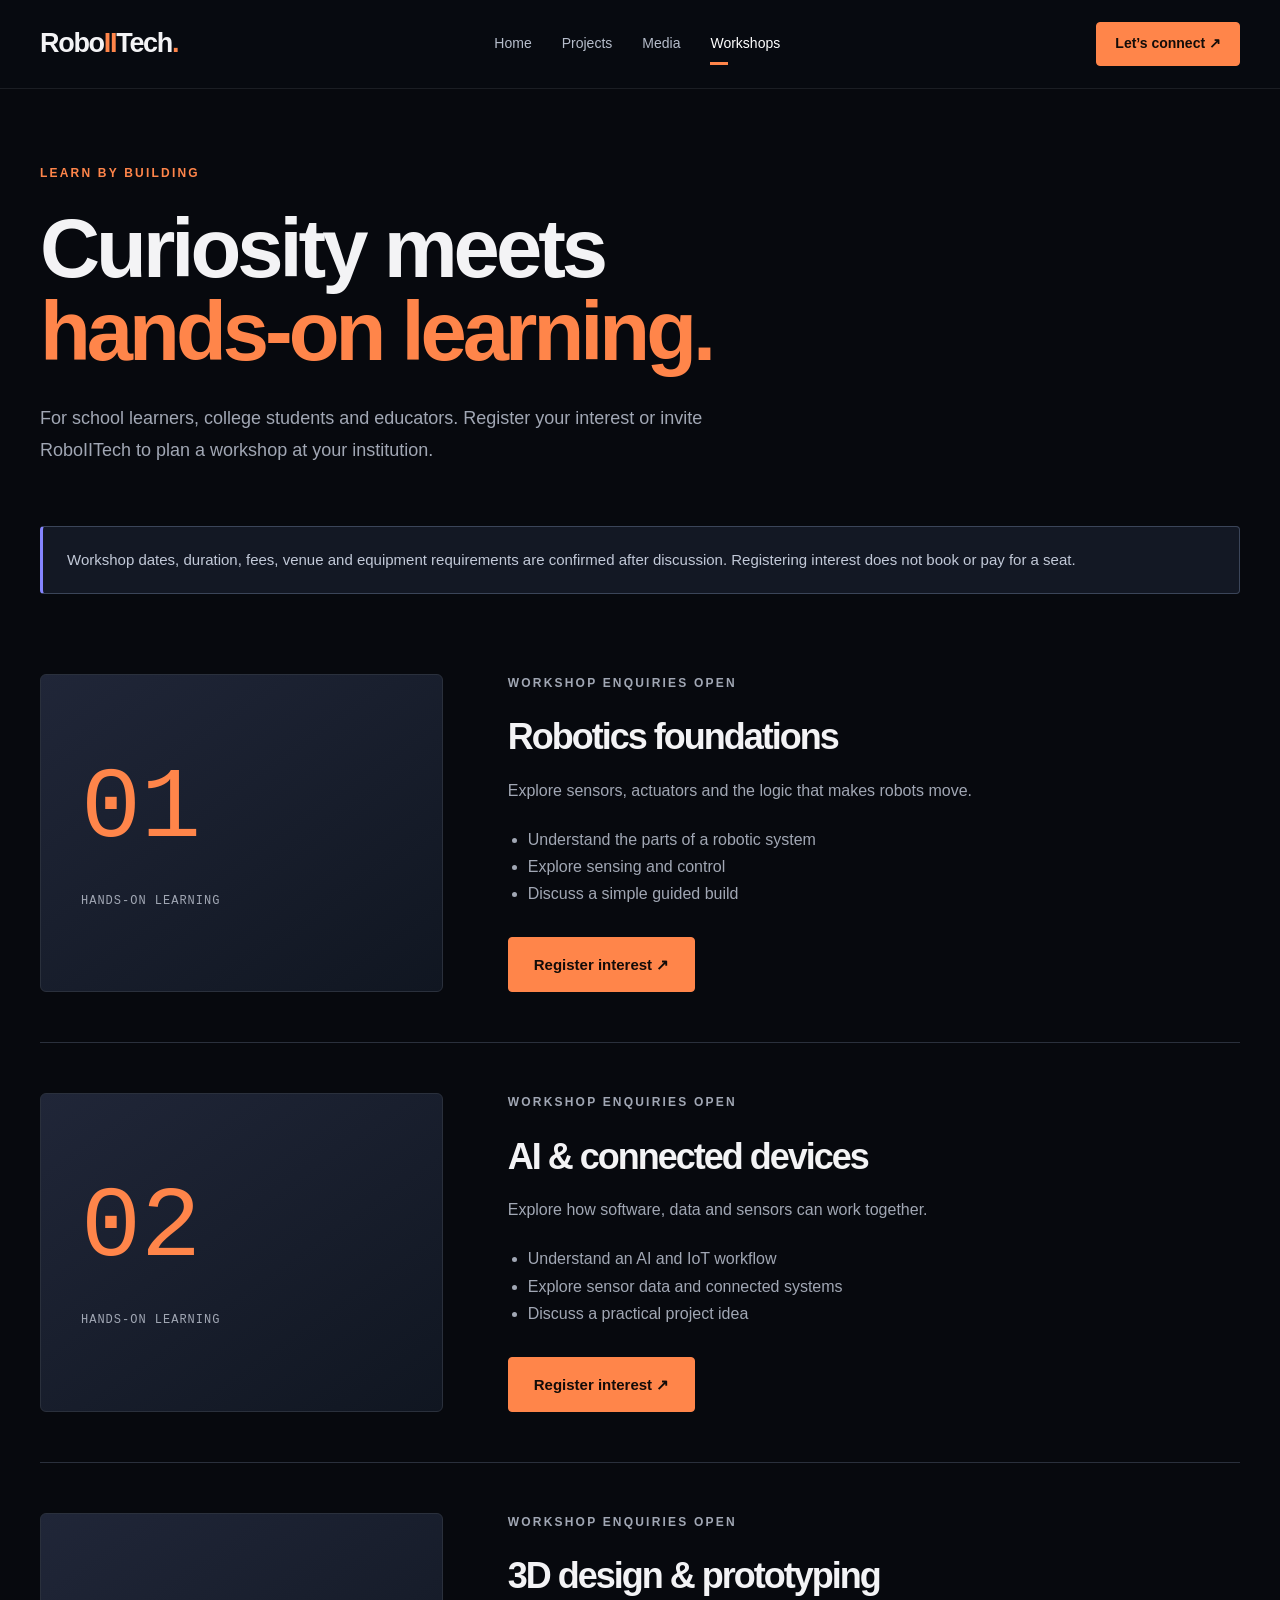
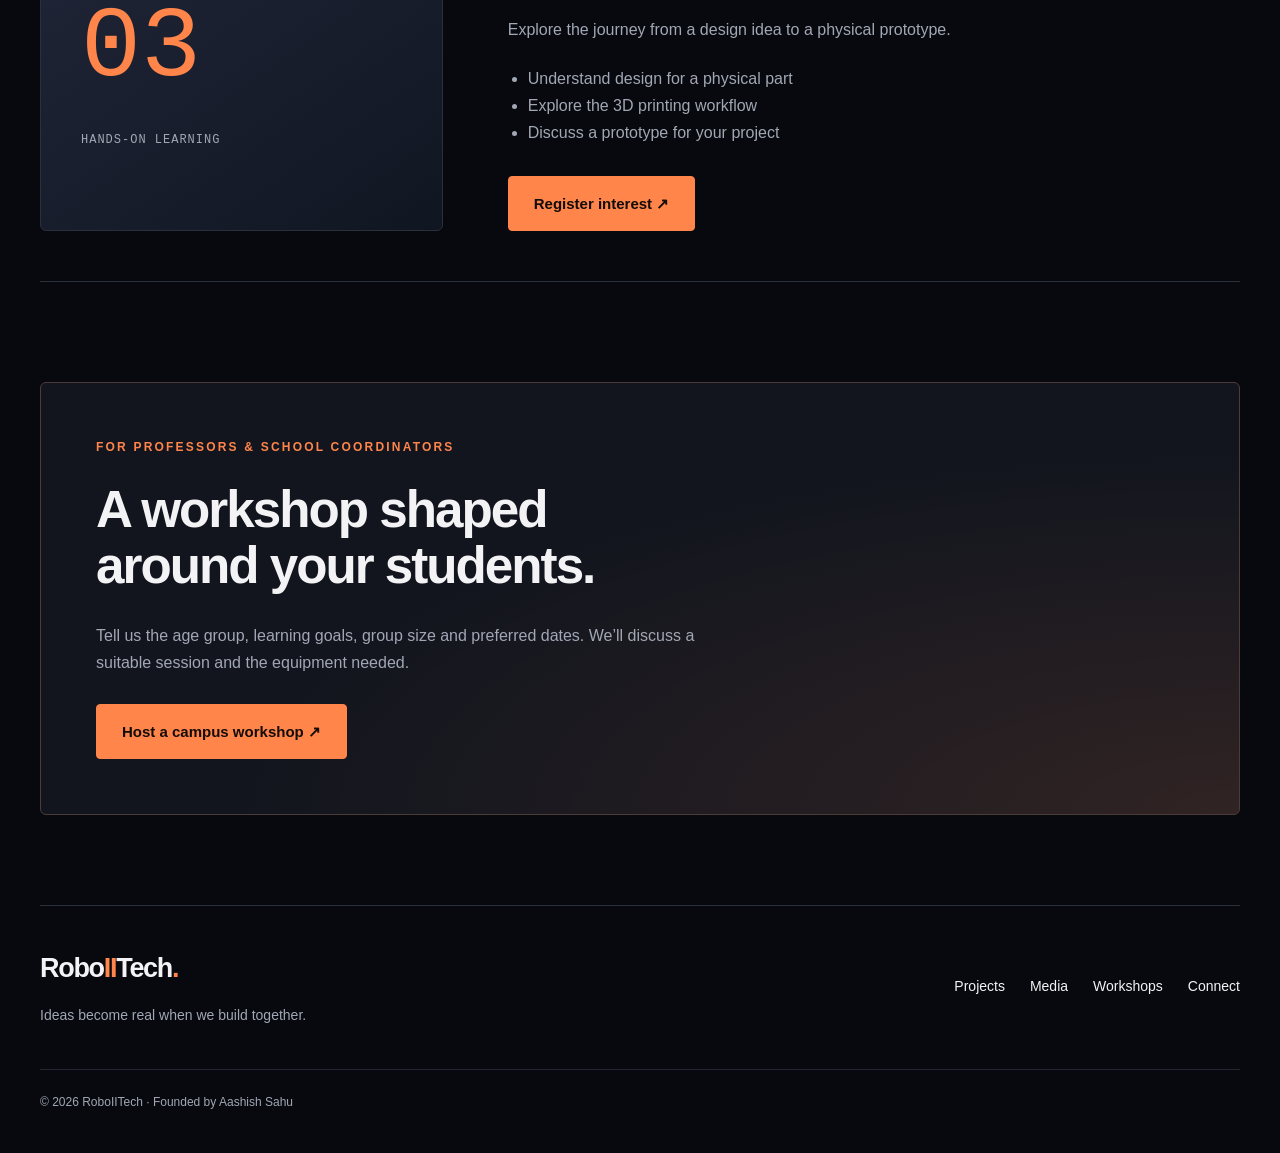
<file: roboiitech/workshops.html>
<!doctype html><html lang="en"><head><meta charset="utf-8"><meta name="viewport" content="width=device-width,initial-scale=1"><title>Workshops | RoboIITech</title><meta name="description" content="Robotics, AI, IoT and hands-on learning with RoboIITech. Projects, workshops and collaborations led by founder Aashish Sahu."><meta name="theme-color" content="#07090e"><link rel="icon" href="assets/8824cb1278760caa.jpg"><link rel="stylesheet" href="styles.css"><script src="script.js" defer></script></head><body><a class="skip" href="#main">Skip to content</a><header><div class="wrap nav"><a class="brand" href="index.html">Robo<span>II</span>Tech<i>.</i></a><nav aria-label="Main navigation"><a href="index.html" >Home</a><a href="projects.html" >Projects</a><a href="media.html" >Media</a><a href="workshops.html" aria-current="page">Workshops</a></nav><a class="button compact" href="connect.html">Let’s connect ↗</a></div></header><main id="main"><section class="wrap pagehead"><p class="eyebrow">LEARN BY BUILDING</p><h1>Curiosity meets<br><em>hands-on learning.</em></h1><p class="lead">For school learners, college students and educators. Register your interest or invite RoboIITech to plan a workshop at your institution.</p></section><section class="wrap section tight"><div class="notice">Workshop dates, duration, fees, venue and equipment requirements are confirmed after discussion. Registering interest does not book or pay for a seat.</div><article class="workshop"><div class="workshop-code">01<span>HANDS-ON LEARNING</span></div><div><p class="eyebrow">WORKSHOP ENQUIRIES OPEN</p><h2>Robotics foundations</h2><p>Explore sensors, actuators and the logic that makes robots move.</p><ul><li>Understand the parts of a robotic system</li><li>Explore sensing and control</li><li>Discuss a simple guided build</li></ul><a class="button" href="connect.html?intent=workshop&amp;topic=robotics">Register interest ↗</a></div></article><article class="workshop"><div class="workshop-code">02<span>HANDS-ON LEARNING</span></div><div><p class="eyebrow">WORKSHOP ENQUIRIES OPEN</p><h2>AI & connected devices</h2><p>Explore how software, data and sensors can work together.</p><ul><li>Understand an AI and IoT workflow</li><li>Explore sensor data and connected systems</li><li>Discuss a practical project idea</li></ul><a class="button" href="connect.html?intent=workshop&amp;topic=ai-iot">Register interest ↗</a></div></article><article class="workshop"><div class="workshop-code">03<span>HANDS-ON LEARNING</span></div><div><p class="eyebrow">WORKSHOP ENQUIRIES OPEN</p><h2>3D design & prototyping</h2><p>Explore the journey from a design idea to a physical prototype.</p><ul><li>Understand design for a physical part</li><li>Explore the 3D printing workflow</li><li>Discuss a prototype for your project</li></ul><a class="button" href="connect.html?intent=workshop&amp;topic=prototyping">Register interest ↗</a></div></article></section><section class="wrap banner"><p class="eyebrow">FOR PROFESSORS &amp; SCHOOL COORDINATORS</p><h2>A workshop shaped<br>around your students.</h2><p>Tell us the age group, learning goals, group size and preferred dates. We’ll discuss a suitable session and the equipment needed.</p><a class="button" href="connect.html?intent=campus">Host a campus workshop ↗</a></section></main><footer class="wrap"><div><a class="brand" href="index.html">Robo<span>II</span>Tech<i>.</i></a><p>Ideas become real when we build together.</p></div><div class="footer-links"><a href="projects.html">Projects</a><a href="media.html">Media</a><a href="workshops.html">Workshops</a><a href="connect.html">Connect</a></div><p class="legal">© 2026 RoboIITech · Founded by Aashish Sahu</p></footer></body></html>
</file>
<file: roboiitech/styles.css>
:root{color-scheme:dark;--bg:#07090e;--panel:#10141d;--ink:#f3f3f5;--muted:#a1a7b4;--line:#2a303c;--accent:#ff854a;--violet:#8585ff}*{box-sizing:border-box}html{scroll-behavior:smooth;scroll-padding-top:96px}body{margin:0;background:var(--bg);color:var(--ink);font-family:Arial,Helvetica,sans-serif;font-size:16px;line-height:1.7}a{color:inherit;text-decoration:none}button,input,select,textarea{font:inherit}a,button,input,select,textarea{ -webkit-tap-highlight-color:transparent}button{cursor:pointer}button:focus-visible,a:focus-visible,input:focus-visible,select:focus-visible,textarea:focus-visible{outline:3px solid var(--accent);outline-offset:5px}img{max-width:100%;display:block}p{margin:0 0 22px}.wrap{width:min(1240px,calc(100% - 80px));margin-inline:auto}header{position:sticky;top:0;background:#080b12f0;backdrop-filter:blur(18px);z-index:30;border-bottom:1px solid #ffffff15}.nav{min-height:88px;display:flex;align-items:center;justify-content:space-between;gap:30px}.brand{font-size:27px;font-weight:800;letter-spacing:-1.3px;white-space:nowrap}.brand span{color:var(--accent)}.brand i{color:var(--accent);font-style:normal}.nav nav{display:flex;gap:30px;align-items:center;font-size:14px}.nav nav a{position:relative;color:#b6bdcb;padding-block:14px}.nav nav a:hover,.nav nav [aria-current]{color:white}.nav nav [aria-current]:after{content:'';position:absolute;bottom:5px;left:0;width:18px;height:3px;background:var(--accent)}.button{display:inline-flex;align-items:center;justify-content:center;gap:25px;background:var(--accent);border:1px solid var(--accent);border-radius:4px;padding:15px 25px;min-height:55px;color:#130c09;font-weight:700;line-height:1.4;font-size:15px;transition:transform .2s,background .2s}.button:hover{background:#ffab7e;transform:translateY(-2px)}.button.compact{min-height:44px;padding:10px 18px;font-size:14px}.button.ghost{background:#10151c70;border-color:#ffffff60;color:white;backdrop-filter:blur(8px)}.button.ghost:hover{background:#ffffff15}.actions{display:flex;flex-wrap:wrap;align-items:center;gap:18px}.hero{position:relative;isolation:isolate;min-height:760px;min-height:min(850px,calc(100svh - 88px));overflow:hidden;display:flex;flex-direction:column;justify-content:center}.hero-film,.hero-shade,.light,.grid-lines{position:absolute;inset:0;pointer-events:none}.hero-film{z-index:-5;background:#171d26}.hero-film video{width:100%;height:100%;object-fit:cover;object-position:65% center;opacity:.68}.hero-shade{z-index:-4;background:linear-gradient(90deg,#05080ff2 0%,#060910b8 38%,#06091040 75%),linear-gradient(0deg,#07090e 0%,transparent 28%,#07090e30 100%)}.light{z-index:-2;background:radial-gradient(480px circle at var(--mx,75%) var(--my,40%),#ff854a15,transparent 65%);transition:opacity .3s}.grid-lines{z-index:-3;background-image:linear-gradient(#ffffff04 1px,transparent 1px),linear-gradient(90deg,#ffffff04 1px,transparent 1px);background-size:90px 90px;mask-image:linear-gradient(90deg,transparent 30%,black);animation:grid-drift 22s linear infinite}.hero-content{padding-block:60px 100px}.eyebrow{font-size:12px;font-weight:700;letter-spacing:2.2px;line-height:1.6;color:var(--accent);margin:0 0 24px}.dot{display:inline-block;background:var(--accent);width:7px;height:7px;border-radius:50%;margin-right:8px;box-shadow:0 0 20px #ff854a}.hero h1{font-size:clamp(4.2rem,8.2vw,7.5rem);line-height:.95;font-weight:700;letter-spacing:-6px;margin:0 0 28px}.hero em,h1 em{font-style:normal;color:var(--accent)}.hero-content>p:not(.eyebrow){color:#c3c7cf;font-size:18px;line-height:1.7;margin-bottom:30px}.hero-bottom{position:absolute;bottom:24px;left:0;right:0;display:flex;align-items:center;justify-content:space-between;gap:20px;font-size:11px;letter-spacing:1.6px;color:#c5c9d2}.hero-bottom button{color:white;background:#151c27ba;border:1px solid #697283;border-radius:30px;padding:8px 15px;font-size:12px;min-height:40px}.video-credit{padding-top:15px;font-size:12px;line-height:1.6;color:#89909d}.video-credit a{text-decoration:underline;text-underline-offset:3px}.section{padding-block:100px}.heading{margin-bottom:44px}.heading.split{display:flex;align-items:flex-end;justify-content:space-between;gap:30px}.heading .eyebrow{margin-bottom:20px}h2{font-size:clamp(2.1rem,4vw,3.4rem);line-height:1.1;letter-spacing:-2px;margin:0;font-weight:600}h3{font-size:24px;line-height:1.3;letter-spacing:-.5px}.text-link{font-size:14px;font-weight:700;border-bottom:1px solid #575e6a;padding-bottom:6px;white-space:nowrap}.text-link:hover{color:var(--accent)}.path-grid{display:grid;grid-template-columns:repeat(3,1fr);border:1px solid var(--line);border-radius:6px;overflow:hidden}.path{position:relative;display:block;padding:36px 32px 70px;background:var(--panel);transition:background .3s}.path+.path{border-left:1px solid var(--line)}.path:hover{background:#1a202e}.path-number{font-family:monospace;font-size:12px;color:var(--accent);letter-spacing:1px}.path h3{margin:25px 0 16px}.path p{color:var(--muted);margin:0}.arrow{position:absolute;right:30px;bottom:24px;font-size:28px;color:var(--accent);transition:transform .25s}.path:hover .arrow{transform:translate(3px,-3px)}.showcase{background:#0d111a;border-block:1px solid #252b38}.cards{display:grid;grid-template-columns:repeat(3,minmax(0,1fr));gap:28px}.card{min-width:0;border:1px solid var(--line);border-radius:6px;overflow:hidden;background:#111722;transition:transform .25s,border-color .25s}.card[hidden]{display:none}.card:hover{transform:translateY(-5px);border-color:#a26c52}.media-frame{height:330px;background:#070a0f;position:relative;overflow:hidden}.media-frame img{width:100%;height:100%;object-fit:contain;transition:transform .5s}.card:hover img{transform:scale(1.035)}.chip{position:absolute;bottom:16px;left:16px;font-size:11px;letter-spacing:1px;background:#080d16eb;border:1px solid #596170;border-radius:30px;padding:6px 13px}.card-body{padding:23px}.label{font-family:monospace;font-size:12px;color:var(--accent)}.card h3{font-size:19px;margin:10px 0 0;display:flex;justify-content:space-between;gap:10px}.card h3 span{color:var(--accent)}.founder{display:grid;grid-template-columns:.9fr 1.1fr;gap:100px;align-items:center}.founder-photo{position:relative;background:#1b202b;border:1px solid var(--line);padding:24px 24px 0;border-radius:6px}.founder-photo img{height:450px;width:100%;object-fit:contain;object-position:bottom}.founder-photo span{display:block;background:#171d29;padding:15px 10px;font-family:monospace;font-size:11px;letter-spacing:1px;color:var(--accent)}.accent{color:var(--accent)}.founder-role{font-size:18px;margin:24px 0 12px}.credentials{border-left:2px solid var(--accent);padding-left:18px;color:#c5c9d2;line-height:1.6;margin-bottom:26px}.lead{font-size:18px;line-height:1.8;color:var(--muted);max-width:720px}.founder .actions{margin-top:28px}.banner{margin-block:0 90px;border:1px solid #4c3c37;background:radial-gradient(ellipse at 100% 100%,#ff854a21,transparent 60%),#12151e;padding:55px;border-radius:6px}.banner h2{margin-bottom:28px}.banner>p:not(.eyebrow){color:var(--muted);max-width:620px}.banner .button{margin-top:5px}.pagehead{padding-block:75px 35px}.pagehead h1{font-size:clamp(3rem,6.5vw,5.9rem);line-height:1;letter-spacing:-4px;margin:0 0 28px}.pagehead .lead{margin:0}.section.tight{padding-top:25px}.filters{display:flex;flex-wrap:wrap;gap:12px;margin-bottom:14px}.filters button{background:transparent;border:1px solid #3c4554;color:var(--ink);border-radius:40px;padding:10px 20px;font-size:14px;min-height:44px}.filters [aria-pressed=true]{background:var(--accent);color:#110d09;border-color:var(--accent)}.result-count{font-size:13px;color:var(--muted);margin-bottom:25px}.note{font-size:14px;color:var(--muted);margin:28px 0 0}.note a{color:var(--accent)}.notice{padding:20px 24px;border:1px solid #3b4559;border-left:3px solid var(--violet);border-radius:4px;background:#131824;color:#c2c9d8;font-size:15px;margin-bottom:30px}.workshop{display:grid;grid-template-columns:.55fr 1fr;gap:65px;border-bottom:1px solid var(--line);padding:50px 0}.workshop-code{display:flex;flex-direction:column;align-items:flex-start;justify-content:center;color:var(--accent);font-family:monospace;font-size:100px;line-height:1;background:linear-gradient(145deg,#202638,#101621);border:1px solid var(--line);border-radius:6px;min-height:310px;padding:40px}.workshop-code span{font-size:12px;letter-spacing:1px;color:var(--muted);margin-top:35px}.workshop h2{font-size:36px;margin-bottom:20px}.workshop p,.workshop li{color:var(--muted)}.workshop ul{padding-left:20px;margin-bottom:30px}.connect-grid{display:grid;grid-template-columns:1.3fr .7fr;gap:70px}form{display:grid;grid-template-columns:1fr 1fr;gap:23px}label{display:flex;flex-direction:column;gap:9px;font-size:14px;color:#d2d7e1}input,select,textarea{width:100%;min-width:0;border:1px solid #3c4657;border-radius:4px;background:#111722;color:var(--ink);padding:13px 14px;font-size:16px;min-height:50px}textarea{resize:vertical}input::placeholder,textarea::placeholder{color:#8b96a8}.full{grid-column:1/-1}form .note{margin:0}aside{border-left:1px solid var(--line);padding-left:40px}aside>p{color:var(--muted);margin:25px 0}aside .eyebrow{color:var(--accent);margin-top:0}aside>a{display:block;margin:20px 0;color:var(--ink)}aside>a:hover{color:var(--accent)}.aside-founder{margin-top:35px;border-top:1px solid var(--line);padding-top:25px;color:var(--muted);font-size:14px}.aside-founder strong{color:white}footer{border-top:1px solid var(--line);padding-block:40px;display:grid;grid-template-columns:1fr 1fr;gap:30px}footer p{font-size:14px;color:var(--muted);margin:12px 0 0}.footer-links{display:flex;gap:25px;align-items:center;justify-content:flex-end;font-size:14px}.legal{grid-column:1/-1;font-size:12px;border-top:1px solid #222733;padding-top:22px}.skip{position:absolute;top:-100px;background:var(--accent);color:black;padding:14px;z-index:100}.skip:focus{top:10px;left:10px}.motion-paused .grid-lines{animation-play-state:paused}@keyframes grid-drift{to{background-position:90px 90px}}@media(max-width:1050px){.wrap{width:calc(100% - 48px)}.nav{gap:18px}.nav nav{gap:20px}.hero h1{letter-spacing:-4px}.founder{gap:45px}.path{padding:28px 25px 65px}.cards{gap:18px}.media-frame{height:290px}.connect-grid{gap:35px}.footer-links{gap:20px}}@media(max-width:740px){.wrap{width:calc(100% - 36px)}.nav{flex-wrap:wrap;gap:8px 15px;padding-block:14px}.nav .brand{font-size:25px}.nav nav{order:3;width:100%;justify-content:space-between;gap:12px;font-size:14px}.nav nav a{padding:9px 0}.button.compact{font-size:12px;min-height:39px;padding:9px 12px}.hero{min-height:680px}.hero-content{padding-block:65px 125px}.hero h1{font-size:clamp(3.8rem,15vw,6rem);letter-spacing:-3.5px}.hero-content>p:not(.eyebrow){font-size:16px}.hero-film video{object-position:65% center}.hero-shade{background:linear-gradient(90deg,#05080fec,#05080f75),linear-gradient(0deg,#07090e,transparent 60%)}.hero-bottom{flex-wrap:wrap;font-size:10px;gap:15px}.hero-bottom>span{width:100%}.hero-bottom button{font-size:12px}.eyebrow{font-size:11px;letter-spacing:1.6px}.video-credit{font-size:12px}.section{padding-block:60px}h2{letter-spacing:-1px}.heading.split{align-items:flex-start}.path-grid{grid-template-columns:1fr}.path+.path{border-left:0;border-top:1px solid var(--line)}.cards{grid-template-columns:1fr;gap:24px}.media-frame{height:360px}.founder{grid-template-columns:1fr;gap:35px}.founder-photo{max-width:440px;width:100%;margin:auto}.founder-photo img{height:380px}.banner{padding:32px 25px;margin-bottom:50px}.pagehead{padding-block:48px 25px}.pagehead h1{letter-spacing:-2.5px;font-size:clamp(2.8rem,11vw,4.8rem)}.lead{font-size:17px}.workshop{grid-template-columns:1fr;gap:28px;padding:35px 0}.workshop-code{min-height:160px;font-size:65px;padding:25px}.workshop-code span{margin-top:20px}.workshop h2{font-size:30px}.connect-grid{grid-template-columns:1fr;gap:45px}form{grid-template-columns:1fr}.full{grid-column:auto}aside{border-left:0;border-top:1px solid var(--line);padding:35px 0 0}footer{grid-template-columns:1fr;gap:20px}.footer-links{justify-content:flex-start;flex-wrap:wrap}.legal{grid-column:auto}.heading .text-link{white-space:normal}.actions .button{padding-inline:20px}.filters{gap:8px}.filters button{font-size:13px;padding:10px 16px}}@media(prefers-reduced-motion:reduce){html{scroll-behavior:auto}*,*:before,*:after{animation:none!important;transition:none!important}.light{display:none}}
</file>
